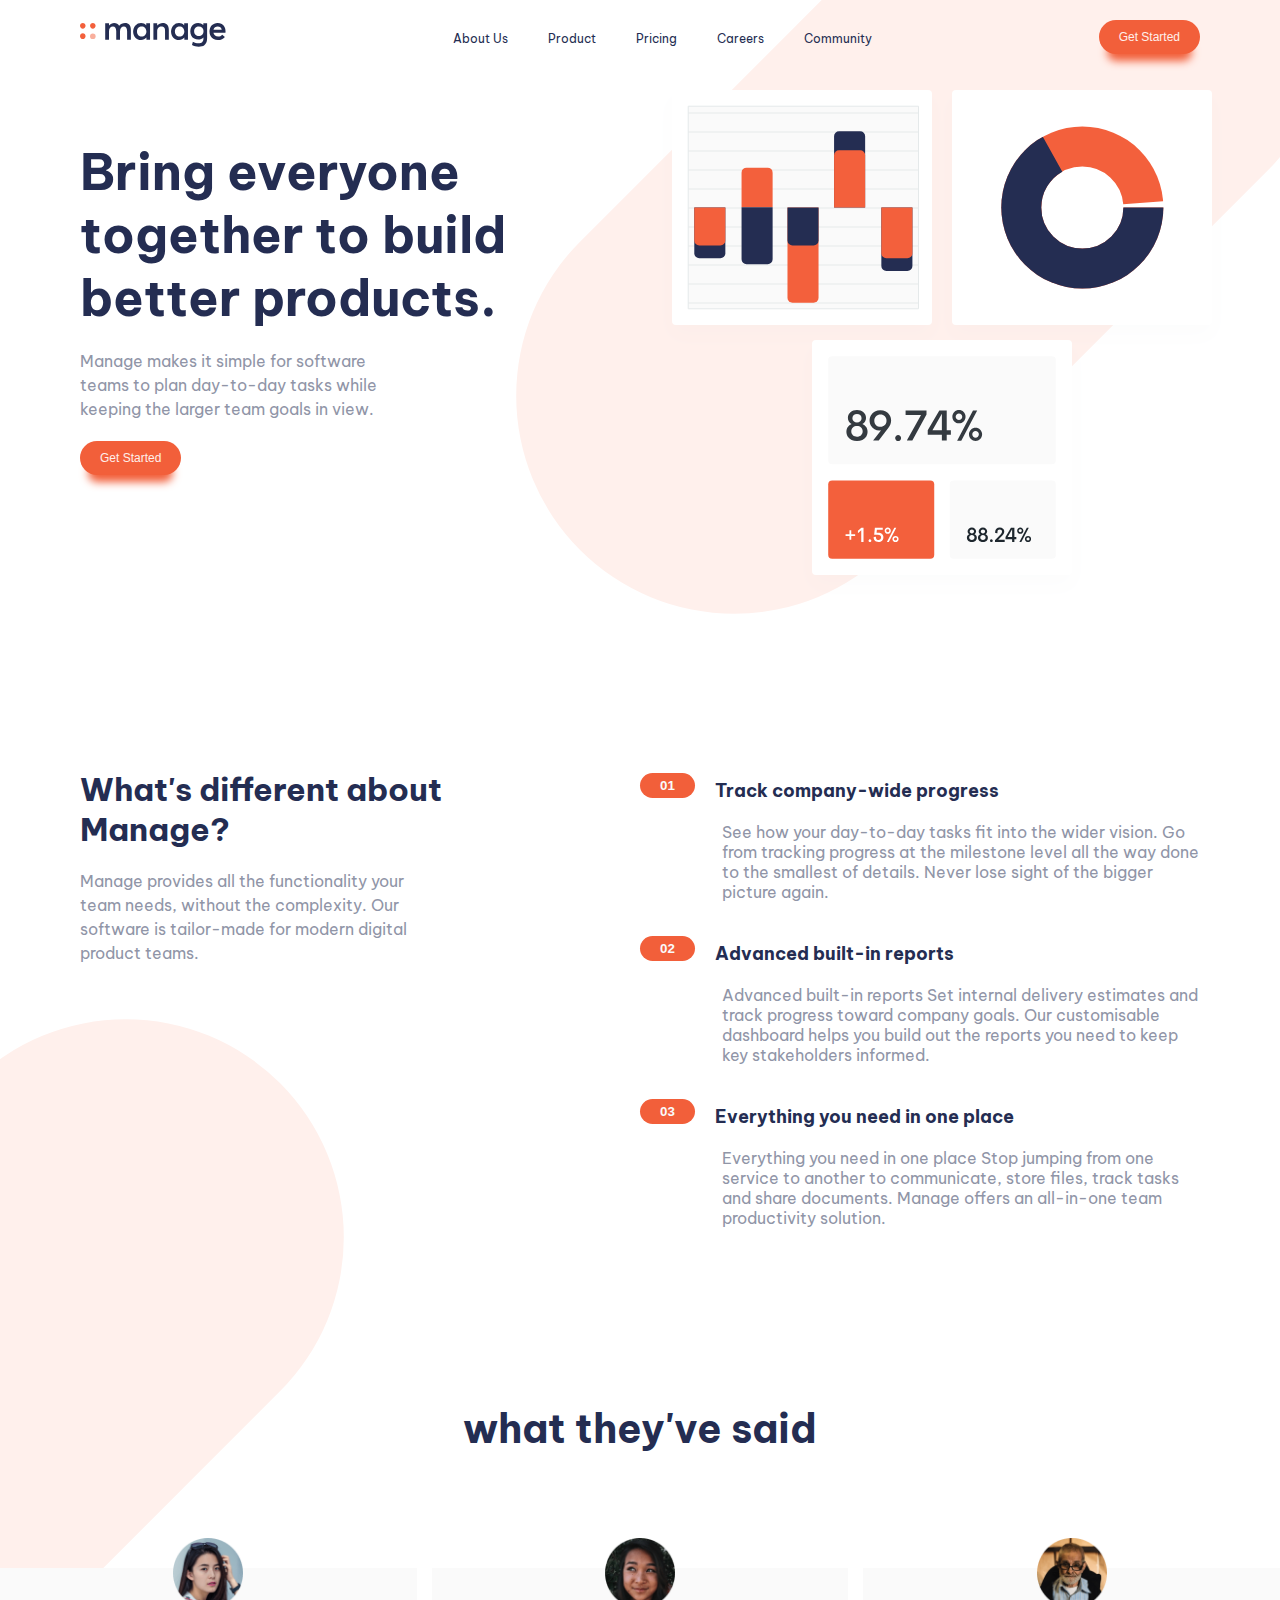
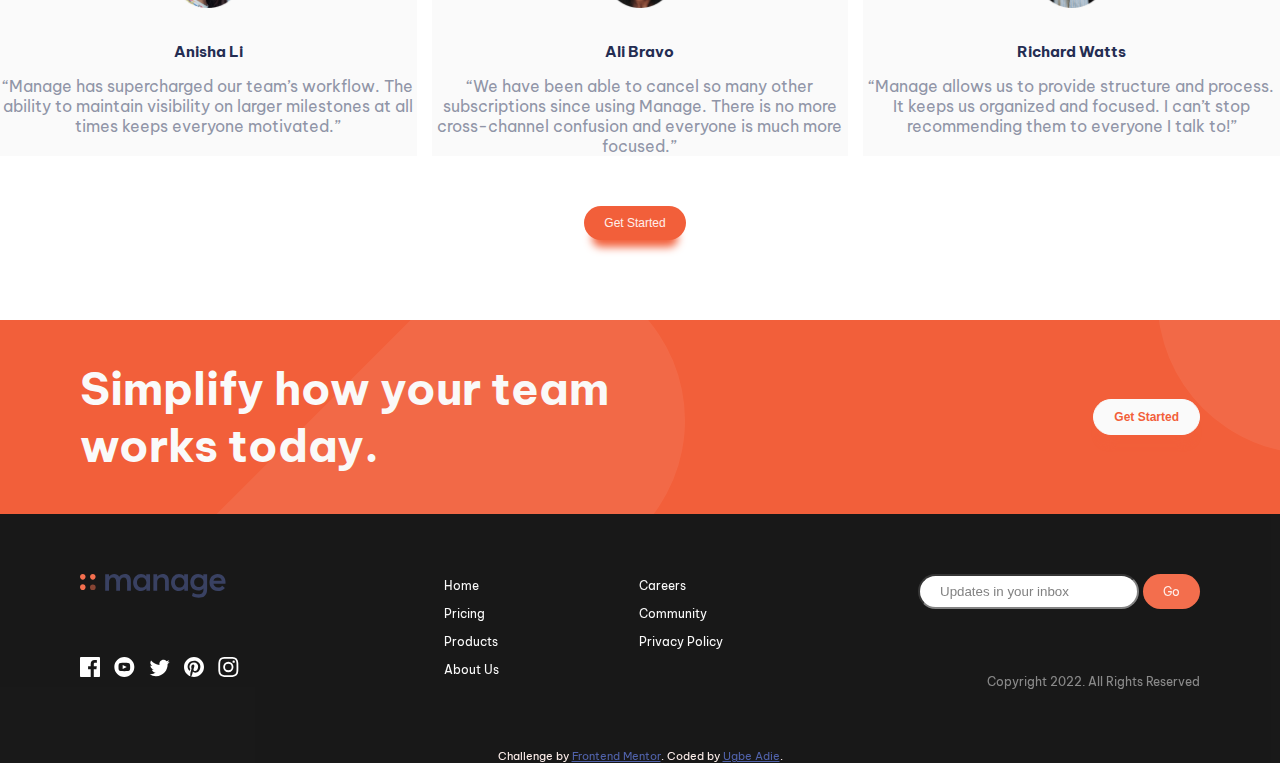
<file: index.html>
<!DOCTYPE html>
<html lang="en">
<head>
  <meta charset="UTF-8">
  <meta name="viewport" content="width=device-width, initial-scale=1.0"> <!-- displays site properly based on user's device -->

  <link rel="icon" type="image/png" sizes="32x32" href="./images/favicon-32x32.png">
  <link href="https://cdn.jsdelivr.net/npm/bootstrap@5.1.3/dist/css/bootstrap.min.css" rel="stylesheet"
    integrity="sha384-1BmE4kWBq78iYhFldvKuhfTAU6auU8tT94WrHftjDbrCEXSU1oBoqyl2QvZ6jIW3" crossorigin="anonymous">
  <link rel="stylesheet" href="style.css">
  <title>Frontend Mentor | Manage landing page</title>
</head>
<body>

<!-- HERO PAGE STARTS -->

<section class="hero">
  <img class="h-b d-b" src="images/bg-tablet-pattern.svg" alt="">
  <nav>
    <div class="logo">
      <img src="images/logo.svg" alt="">
    </div>
    <a class="toggle-button"></a>
    <div class="nav-items">
      <ul>
        <li><a href="#about" onclick="hideUl()">About Us</a></li>
        <li><a href="#product" onclick="hideUl()">Product</a></li>
        <li><a href="colorlib-error-404-9/index.html" onclick="hideUl()">Pricing</a></li>
        <li><a href="colorlib-error-404-9/index.html" onclick="hideUl()">Careers</a></li>
        <li><a href="#footer" onclick="hideUl()">Community</a></li>
      </ul>
    </div>
    <a href="colorlib-error-404-9/index.html"><button class="btn nav-btn">Get Started</button></a>
  </nav>

  <div class="hero-content">
    <div class="left">
      <h1>Bring everyone together to build better products.</h1>
      <p>Manage makes it simple for software teams to plan day-to-day
      tasks while keeping the larger team goals in view.</p>
    <a href="colorlib-error-404-9/index.html"><button class="btn hero-btn">Get Started</button></a>
    </div>
    <div class="right">
      <img src="images/illustration-intro.svg" alt="">
    </div>
  </div>

</section>

<!-- ABOUT PAGE STARTS -->

<div class="about" id="about">
  <img class="a-b d-b" src="images/bg-tablet-pattern.svg" alt="">
  <div class="about-left">
    <h1>What's different about Manage?</h1>
    <p>Manage provides all the functionality your team needs, without
    the complexity. Our software is tailor-made for modern digital
    product teams.</p>
  </div>
  <div class="about-right">
  
    <div class="r-content">
      <div class="r-head">
        <button>01</button>
        <h6>Track company-wide progress</h6>
      </div>
      <p>See how your day-to-day tasks fit into the wider vision. Go from
        tracking progress at the milestone level all the way done to the
        smallest of details. Never lose sight of the bigger picture again.</p>
    </div>
  
    <div class="r-content">
      <div class="r-head">
        <button>02</button>
        <h6>Advanced built-in reports</h6>
      </div>
      <p>Advanced built-in reports
        Set internal delivery estimates and track progress toward company
        goals. Our customisable dashboard helps you build out the reports
        you need to keep key stakeholders informed.</p>
    </div>
  
    <div class="r-content">
      <div class="r-head">
        <button>03</button>
        <h6>Everything you need in one place</h6>
      </div>
      <p>Everything you need in one place
        Stop jumping from one service to another to communicate, store files,
        track tasks and share documents. Manage offers an all-in-one team
        productivity solution.</p>
    </div>
  </div>  
</div>

<!-- DESKTOP TESTIMONIAL STARTS -->

  <section class="testimonial" id="product">
    <div class="t-head">
      what they've said
    </div>
    <div class="t-wrapper">
      <div class="t-cont">
        <img src="images/avatar-anisha.png" alt="">
        <h6>Anisha Li</h6>
        <p>“Manage has supercharged our team’s workflow. The ability to maintain
          visibility on larger milestones at all times keeps everyone motivated.”</p>
    </div>
    <div class="t-cont">
      <img src="images/avatar-ali.png" alt="">
      <h6>Ali Bravo</h6>
      <p>“We have been able to cancel so many other subscriptions since using
        Manage. There is no more cross-channel confusion and everyone is much
        more focused.”</p>
    </div>
    <div class="t-cont">
      <img src="images/avatar-richard.png" alt="">
      <h6>Richard Watts</h6>
      <p>“Manage allows us to provide structure and process. It keeps us organized
        and focused. I can’t stop recommending them to everyone I talk to!”</p>
    </div>
    </div>
    <a href="colorlib-error-404-9/index.html"><button class="btn t-btn">Get Started</button></a>

  </section>

  <!-- MOBILE TESTIMONIAL STARTS -->

  <div id="carouselExampleIndicators" class="carousel slide" data-bs-ride="carousel">
  <div class="carousel-indicators">
    <button type="button" data-bs-target="#carouselExampleIndicators" data-bs-slide-to="0" class="active" aria-current="true" aria-label="Slide 1"></button>
    <button type="button" data-bs-target="#carouselExampleIndicators" data-bs-slide-to="1" aria-label="Slide 2"></button>
    <button type="button" data-bs-target="#carouselExampleIndicators" data-bs-slide-to="2" aria-label="Slide 3"></button>
    <button type="button" data-bs-target="#carouselExampleIndicators" data-bs-slide-to="3" aria-label="Slide 4"></button>
  </div>
  <div class="carousel-inner">
    <div class="carousel-head">what they've said</div>
    <div class="carousel-item active">
      <img src="images/avatar-anisha.png" class="carousel-img" alt="...">
      <h6>Anisha Li</h6>
      <p>“Manage has supercharged our team’s workflow. The ability to maintain
        visibility on larger milestones at all times keeps everyone motivated.”</p>
    </div>
    <div class="carousel-item">
      <img src="images/avatar-ali.png" class="carousel-img" alt="...">
      <h6>Ali Bravo</h6>
      <p>“We have been able to cancel so many other subscriptions since using
        Manage. There is no more cross-channel confusion and everyone is much
        more focused.”</p>
    </div>
    <div class="carousel-item">
      <img src="images/avatar-richard.png" class="carousel-img" alt="...">
      <h6>Richard Watts</h6>
      <p>“Manage allows us to provide structure and process. It keeps us organized
        and focused. I can't stop recommending them to everyone I talk to!”</p>
    </div>
    <div class="carousel-item">
      <img src="images/avatar-shanai.png" class="carousel-img" alt="...">
      <h6>hanai Gough</h6>
      <p>“Their software allows us to track, manage and collaborate on our projects
        from anywhere. It keeps the whole team in-sync without being intrusive.” </p>
    </div>
  </div>
    <a href="colorlib-error-404-9/index.html"><button class="carousel-btn">Get Started</button></a>
</div>

<!-- SIMPLIFY STARTS -->

<div class="simplify">
  <img class="s-b d-b" src="images/bg-simplify-section-desktop.svg" alt="">
  <img class="m-b" src="images/bg-simplify-section-mobile.svg" alt="">
  <div class="s-cont">
    <h3>Simplify how your team works today.</h1>
    <a href="colorlib-error-404-9/index.html"><button class="btn s-btn">Get Started</button></a>
  </div>
</div>

<!-- FOOTER STARTS -->

<section class="footer" id="footer">
  <div class="f-content">

    <div class="first">
      <div>
      <img class="f-logo" src="images/logo.svg" alt="">
      </div>
      <div class="socials">
        <img src="images/icon-facebook.svg" alt="">
        <img src="images/icon-youtube.svg" alt="">
        <img src="images/icon-twitter.svg" alt="">
        <img src="images/icon-pinterest.svg" alt="">
        <img src="images/icon-instagram.svg" alt="">
      </div>
    </div>
    <div class="middle">
    <div class="second">
      <li><a href="#">Home</a></li>
      <li><a href="colorlib-error-404-9/index.html">Pricing</a></li>
      <li><a href="#product">Products</a></li>
      <li><a href="#about">About Us</a></li>
    </div>
    
    <div class="third">
      <li><a href="colorlib-error-404-9/index.html">Careers</a></li>
      <li><a href="#footer">Community</a></li>
      <li><a href="colorlib-error-404-9/index.html">Privacy Policy</a></li>
    </div>
    </div>
    <div class="fourth">
      <form action="#" id="form">
        <div class="inputBox">
          <input type="text" name="" id="email" placeholder="Updates in your inbox" onkeydown="validation()">
          <a href="colorlib-error-404-9/index.html" class="btn f-btn">Go</a>
          <span id="text"></span>
        </div>
      </form>
      <p>Copyright 2022. All Rights Reserved</p>
    </div>
  </div>
  <div class="attribution">
    Challenge by <a href="https://www.frontendmentor.io?ref=challenge" target="_blank">Frontend Mentor</a>.
    Coded by <a href="#">Ugbe Adie</a>.
  </div>
</section>
  
  <style>
    .attribution {
      font-size: 11px;
      text-align: center;
    }
  
    .attribution a {
      color: hsl(228, 45%, 44%);
    }
  </style>
  <script src="https://cdn.jsdelivr.net/npm/@popperjs/core@2.10.2/dist/umd/popper.min.js"
    integrity="sha384-7+zCNj/IqJ95wo16oMtfsKbZ9ccEh31eOz1HGyDuCQ6wgnyJNSYdrPa03rtR1zdB" crossorigin="anonymous"></script>
  <script src="https://cdn.jsdelivr.net/npm/bootstrap@5.1.3/dist/js/bootstrap.min.js"
    integrity="sha384-QJHtvGhmr9XOIpI6YVutG+2QOK9T+ZnN4kzFN1RtK3zEFEIsxhlmWl5/YESvpZ13" crossorigin="anonymous"></script>
  <script src="script.js"></script>
</body>
</html>
</file>
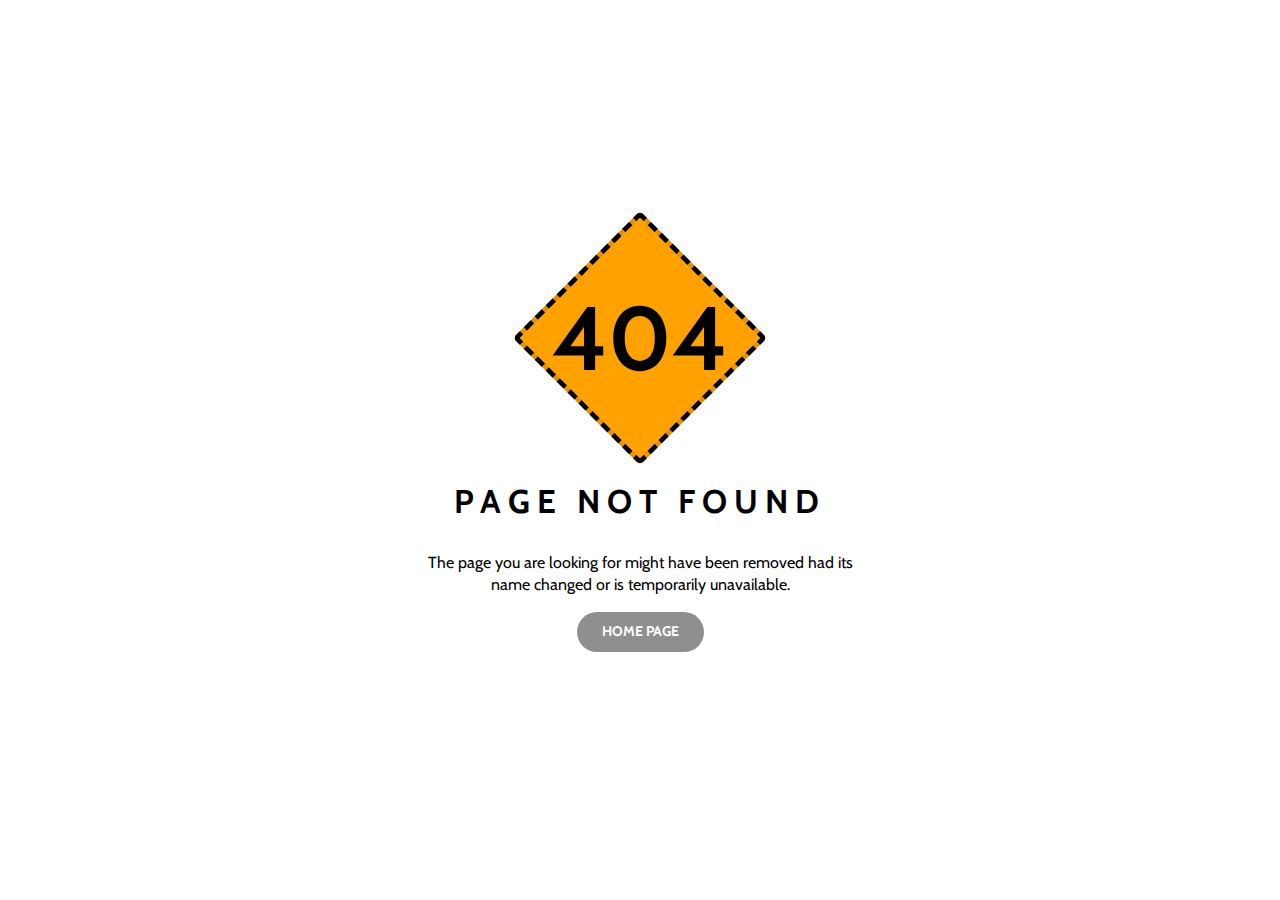
<file: colorlib-error-404-9/index.html>
<!DOCTYPE html>
<html lang="en">

<head>
	<meta charset="utf-8">
	<meta http-equiv="X-UA-Compatible" content="IE=edge">
	<meta name="viewport" content="width=device-width, initial-scale=1">
	<!-- The above 3 meta tags *must* come first in the head; any other head content must come *after* these tags -->

	<title>404 HTML Template by Colorlib</title>

	<!-- Google font -->
	<link href="https://fonts.googleapis.com/css?family=Cabin:400,700" rel="stylesheet">

	<!-- Custom stlylesheet -->
	<link type="text/css" rel="stylesheet" href="css/style.css" />

	<!-- HTML5 shim and Respond.js for IE8 support of HTML5 elements and media queries -->
	<!-- WARNING: Respond.js doesn't work if you view the page via file:// -->
	<!--[if lt IE 9]>
		  <script src="https://oss.maxcdn.com/html5shiv/3.7.3/html5shiv.min.js"></script>
		  <script src="https://oss.maxcdn.com/respond/1.4.2/respond.min.js"></script>
		<![endif]-->

</head>

<body>

	<div id="notfound">
		<div class="notfound">
			<div class="notfound-404">
				<div></div>
				<h1>404</h1>
			</div>
			<h2>Page not found</h2>
			<p>The page you are looking for might have been removed had its name changed or is temporarily unavailable.</p>
			<a href="../index.html">home page</a>
		</div>
	</div>

</body><!-- This templates was made by Colorlib (https://colorlib.com) -->

</html>
</file>
<file: style.css>
@import url("https://fonts.googleapis.com/css2?family=Be+Vietnam+Pro:wght@400;500;700&display=swap");

* {
  padding: 0;
  margin: 0;
  box-sizing: border-box;
  scroll-behavior: smooth;
}

:root {
  --brightred: hsl(12, 88%, 59%);
  --darkblue: hsl(228, 39%, 23%);
  --grayblue: hsl(227, 12%, 61%);
  --darkerblue: hsl(233, 12%, 13%);
  --palered: hsl(13, 100%, 96%);
  --lightgray: hsl(0, 0%, 98%);
  --toggle-btn: url(images/icon-hamburger.svg);
}

body {
  font-family: "Be Vietnam Pro", sans-serif;
}

/* NAVBAR */

nav {
  width: 100%;
  display: flex;
  justify-content: space-between;
  align-items: center;
  padding: 20px 80px;
  position: absolute;
  top: 0;
  z-index: 10;
}

.nav-items ul {
  display: flex;
}

.nav-items li {
  list-style: none;
}

.nav-items li a {
  text-decoration: none;
  color: var(--darkblue);
  padding: 20px;
  font-size: 12px;
}

.btn {
  border: none;
  background-color: var(--brightred);
  padding: 10px 20px;
  border-radius: 18px;
  font-size: 12px;
  color: var(--palered);
  box-shadow: 0 15px 8px -8px hsl(12, 88%, 59%);
}

.btn:hover {
  cursor: pointer;
}

.toggle-button {
  display: none;
  background: var(--toggle-btn) no-repeat;
  position: absolute;
  top: 0.75rem;
  right: 1rem;
  flex-direction: column;
  justify-content: space-between;
  height: 30px;
  width: 30px;
  cursor: pointer;
}

.cross {
  --toggle-btn: url(images/icon-close.svg);
}

/* HERO PAGE */

.hero {
  position: relative;
  overflow: hidden;
}

.h-b {
  position: absolute;
  top: -200px;
  right: -50px;
  z-index: -1;
}

.hero-content {
  width: 90%;
  display: grid;
  grid-template-columns: repeat(2, 1fr);
  margin: 80px 80px;
}

.left {
  width: 88%;
  margin: 60px 0;
}

.left h1 {
  color: var(--darkblue);
  font-size: 50px;
  font-weight: 700;
}

.left p {
  width: 60%;
  font-size: 16px;
  color: var(--grayblue);
  line-height: 1.5;
  padding-top: 20px;
}

.hero-btn {
  margin-top: 20px;
}

/* ABOUT STARTS */

.about {
  display: grid;
  grid-template-columns: repeat(2, 1fr);
  margin: 80px;
  position: relative;
}

.a-b {
  position: absolute;
  top: 250px;
  left: -550px;
  z-index: -1;
}

.about-left h1 {
  width: 88%;
  color: var(--darkblue);
  font-weight: 700;
}
.about-left p {
  width: 60%;
  font-size: 16px;
  color: var(--grayblue);
  line-height: 1.5;
  padding-top: 20px;
}

.r-head {
  display: flex;
  align-items: center;
}

.r-head button {
  border: none;
  border-radius: 18px;
  color: var(--lightgray);
  background-color: var(--brightred);
  padding: 5px 20px;
  font-weight: 700;
}

.r-head h6 {
  padding: 10px 0 0 20px;
  color: var(--darkblue);
  font-size: 18px;
  font-weight: 700;
}

.r-content {
  padding-bottom: 30px;
}

.r-content p {
  max-width: 100%;
  color: var(--grayblue);
  padding: 20px 0 0 82px;
}

/* TESTIMONIAL STARTS */

.carousel {
  display: none;
}

.testimonial {
  width: 100%;
  text-align: center;
}

.t-head {
  height: 20vh;
  display: flex;
  justify-content: center;
  align-items: center;
  color: var(--darkblue);
  font-size: 40px;
  font-weight: 700;
}

.t-wrapper {
  display: grid;
  grid-template-columns: repeat(3, 1fr);
  gap: 15px;
  margin: 50px 0 0 0;
  text-align: center;
}

.t-cont {
  background-color: var(--lightgray);
}

.t-cont img {
  width: 70px;
  height: 70px;
  position: relative;
  bottom: 30px;
}

.t-cont h6 {
  color: var(--darkblue);
  font-size: 15px;
  font-weight: 700;
}

.t-cont p {
  color: var(--grayblue);
  font-size: 16px;
  padding-top: 15px;
}

.t-btn {
  padding: 10px 20px;
  margin: 50px 10px 0 0;
}

/* SIMPLIFY STARTS */

.simplify {
  position: relative;
  margin: 80px 0 0 0;
  background-color: var(--brightred);
  overflow: hidden;
}

.s-b {
  position: absolute;
  top: -150px;
  left: 200px;
}

.m-b {
  display: none;
}

.s-cont {
  display: flex;
  justify-content: space-between;
  align-items: center;
  padding: 40px 80px;
}

.s-cont h3 {
  width: 50%;
  color: var(--lightgray);
  font-size: 45px;
  font-weight: 700;
}

.s-btn {
  color: var(--brightred);
  border: 1px solid var(--lightgray);
  background-color: var(--lightgray);
  font-weight: 700;
}

.s-btn:hover {
  cursor: pointer;
}

/* FOOTER STARTS */

.footer {
  background-color: black;
  opacity: 0.9;
}

.f-content {
  display: flex;
  justify-content: space-between;
  padding: 60px 80px;
  color: var(--lightgray);
}

.socials img {
  margin: 55px 10px 0 0;
}

.socials img:hover {
  cursor: pointer;
}

.middle {
  display: flex;
}

.second {
  margin-right: 70px;
}

.third {
  margin-left: 70px;
}

.second,
.third {
  list-style: none;
}

.second li,
.third li {
  padding-bottom: 8px;
}

.second li a,
.third li a {
  color: var(--lightgray);
  text-decoration: none;
  font-size: 12px;
  padding-top: 15px;
}

.fourth {
  text-align: end;
}

.fourth p {
  font-size: 12px;
  opacity: 0.5;
  padding-top: 55px;
}

.inputBox input {
  padding: 8px 20px;
  border-radius: 30px;
}

#text {
  display: block;
  font-size: 12px;
  font-style: italic;
  padding: 10px 80px 0 0;
}

.f-btn {
  box-shadow: none;
  text-decoration: none;
}

.attribution {
  font-size: 11px;
  text-align: center;
  color: var(--palered);
}

.attribution a {
  color: hsl(228, 45%, 44%);
}

@media screen and (max-width: 1150px) {
  .right img {
    width: 100%;
    height: 100%;
  }

@media screen and (max-width: 950px) {
  nav {
    padding: 20px 40px;
  }
  .nav-items li a {
    padding: 10px;
  }
  .hero-content {
    margin: 100px 60px 20px 60px;
  }
  .about {
    margin: 60px;
  }
  .left {
    margin: 20px 0;
  }
  .left h1 {
    font-size: 30px;
  }
  .left p {
    font-size: 15px;
  }
  .right img {
    width: 100%;
    height: 80%;
  }
  .s-cont {
    padding: 40px 60px;
  }
  .s-cont h3 {
    font-size: 30px;
  }
  .second {
    margin-right: 20px;
  }
  .third {
    margin-left: 20px;
  }
  .f-content {
    padding: 60px;
  }
}

@media screen and (max-width: 730px) {
  nav {
    padding: 20px;
  }
  .nav-items li a {
    padding: 5px;
  }
  .hero-content {
    margin: 100px 40px;
  }
  .about {
    margin: 40px;
  }
  .s-cont {
    padding: 40px;
  }
  .f-content {
    padding: 40px;
  }
  .middle {
    display: flex;
    flex-direction: column;
    justify-content: center;
  }
  .second {
    margin-left: 20px;
  }
  .inputBox input {
  padding: 6px 15px;
  border-radius: 30px;
  }
}

@media screen and (max-width: 630px) {
  nav {
    padding: 15px 20px;
  }
  .nav-btn {
    display: none;
  }
  .toggle-button {
    display: flex;
    position: absolute;
    top: 15px;
    right: 15px;
    flex-direction: column;
    justify-content: space-between;
    height: 30px;
    width: 30px;
  }
  .nav-items {
    display: none;
    flex-direction: column;
    width: 100%;
    height: 100vh;
    background-color: var(--lightgray);
    margin-top: 20px;
    padding: 30px;
    position: absolute;
    top: 35px;
    right: 0px;
    z-index: 10;
  }
  .nav-items ul {
    flex-direction: column;
    justify-content: center;
    align-items: center;
    padding: 0;
    width: 100%;
  }
  .nav-items li {
    padding: 12px;
  }
  .nav-items li a {
    font-size: 20px;
    font-weight: 700;
  }
  .hidden {
    overflow: hidden;
  }
  .nav-items.active,nav.active {
    display: flex;
    background-color: var(--palered);
  }
  .palered {
    --nav-bg: hsl(13, 100%, 96%);
  }
  .hero-content {
    padding-top: 100px;
  }
  .carousel {
    display: block;
    text-align: center;
  }

  .carousel-head {
    height: 30vh;
    display: flex;
    justify-content: center;
    align-items: center;
    font-size: 30px;
    color: var(--darkblue);
    font-weight: 700;
  }

  .carousel-inner {
    max-width: 100%;
    text-align: center;
  }

  .carousel-img {
    position: relative;
    bottom: 70px;
    width: 30%;
    height: 30%;
  }

  .carousel-item {
    padding: 30px;
    background-color: var(--lightgray);
  }

  .carousel-item h6 {
    color: var(--darkblue);
    font-weight: 700;
    font-size: 18px;
    padding-top: 25px;
  }

  .carousel-item p {
    color: var(--grayblue);
    padding-top: 30px;
    line-height: 1.7;
  }
  .carousel-indicators [data-bs-target] {
    width: 20px;
    background-color: var(--brightred);
    position: relative;
    bottom: 0;
  }
  .carousel-btn {
    border: none;
    background-color: var(--brightred);
    padding: 10px 20px;
    border-radius: 30px;
    font-size: 20px;
    color: var(--palered);
    position: relative;
    top: 80px;
  }
  .hero-content {
    display: flex;
    flex-direction: column-reverse;
    width: 91%;
    margin: 15px;
    text-align: center;
  }
  .right img {
    width: 100%;
    height: 100%;
  }
  .left h1 {
    font-size: 35px;
  }
  .left,
  .left p {
    width: 100%;
  }
  .left p {
    font-size: 15px;
  }
  .hero-btn {
    font-size: 18px;
    padding: 12px 35px;
    border-radius: 25px;
  }
  .about {
    display: block;
    padding-top: 50px;
    margin: 10px;
  }
  .about-left {
    text-align: center;
    margin: 15px;
  }
  .about-left h1,
  .about-left p {
    width: 100%;
  }
  .about-left h1 {
    font-size: 35px;
  }
  .about-left p {
    font-size: 15px;
  }
  .about-right {
    margin: 60px 0 0 0;
  }
  .r-head {
    background-color: var(--palered);
  }
  .r-head h6 {
    font-size: 15px;
    padding: 6px 0 0 5px;
  }
  .r-content p {
    padding: 20px 10px;
    font-size: 15px;
  }
  .testimonial {
    display: none;
  }
  .simplify {
    margin: 150px 0 0 0;
  }
  .s-cont {
    display: block;
    padding: 100px 30px;
    text-align: center;
  }
  .s-cont h3 {
    width: 100%;
    font-size: 40px;
  }
  .s-btn {
    margin-top: 30px;
    font-size: 20px;
    padding: 10px 30px;
    border-radius: 30px;
  }
  .footer {
    position: relative;
    height: 90vh;
  }
  .f-content {
    display: flex;
    flex-direction: column-reverse;
    justify-content: center;
    align-items: center;
    padding: 20px;
  }
  .inputBox input {
    margin-top: 30px;
  }
  .middle {
    display: flex;
    flex-direction: row;
    padding: 50px 0 0 0;
  }
  .middle li a {
    margin: 10px;
    font-size: 15px;

  }
  .fourth p {
    position: absolute;
    bottom: 20px;
    left: 32%;
  }
  .f-logo {
    padding-top: 40px;
  }
  .socials img {
    margin: 0;
    padding: 10px;
    width: 50px;
    height: 50px;
  }
  
  .first {
    display: flex;
    justify-content: center;
    align-items: center;
    flex-direction: column-reverse;
    margin-top: 40px;
  }
  .h-b {
    position: absolute;
    top: -350px;
    left: 50px;
  }
  .m-b {
    display: flex;
    position: absolute;
  }
  .a-b {
    display: none;
  }
}

@media screen and (max-width: 450px) {
  .fourth p {
    position: absolute;
    bottom: 20px;
    left: 26%;
  }
}

@media screen and (max-width: 380px) {
  .fourth p {
    position: absolute;
    bottom: 0;
    left: 20%;
}
  .socials img {
    margin: 0;
    padding: 8px;
  }
}
@media screen and (max-width: 330px) {
  .fourth p {
    position: absolute;
    bottom: 0;
    left: 18%;
  }
  .socials img {
    width: 40px;
    height: 40px;
  }
}
}
</file>
<file: colorlib-error-404-9/css/style.css>
* {
  -webkit-box-sizing: border-box;
          box-sizing: border-box;
}

body {
  padding: 0;
  margin: 0;
}

#notfound {
  position: relative;
  height: 100vh;
}

#notfound .notfound {
  position: absolute;
  left: 50%;
  top: 50%;
  -webkit-transform: translate(-50%, -50%);
      -ms-transform: translate(-50%, -50%);
          transform: translate(-50%, -50%);
}

.notfound {
  max-width: 460px;
  width: 100%;
  text-align: center;
  line-height: 1.4;
}

.notfound .notfound-404 {
  position: relative;
  width: 180px;
  height: 180px;
  margin: 0px auto 50px;
}

.notfound .notfound-404>div:first-child {
  position: absolute;
  left: 0;
  right: 0;
  top: 0;
  bottom: 0;
  background: #ffa200;
  -webkit-transform: rotate(45deg);
      -ms-transform: rotate(45deg);
          transform: rotate(45deg);
  border: 5px dashed #000;
  border-radius: 5px;
}

.notfound .notfound-404>div:first-child:before {
  content: '';
  position: absolute;
  left: -5px;
  right: -5px;
  bottom: -5px;
  top: -5px;
  -webkit-box-shadow: 0px 0px 0px 5px rgba(0, 0, 0, 0.1) inset;
          box-shadow: 0px 0px 0px 5px rgba(0, 0, 0, 0.1) inset;
  border-radius: 5px;
}

.notfound .notfound-404 h1 {
  font-family: 'Cabin', sans-serif;
  color: #000;
  font-weight: 700;
  margin: 0;
  font-size: 90px;
  position: absolute;
  top: 50%;
  -webkit-transform: translate(-50%, -50%);
      -ms-transform: translate(-50%, -50%);
          transform: translate(-50%, -50%);
  left: 50%;
  text-align: center;
  height: 40px;
  line-height: 40px;
}

.notfound h2 {
  font-family: 'Cabin', sans-serif;
  font-size: 33px;
  font-weight: 700;
  text-transform: uppercase;
  letter-spacing: 7px;
}

.notfound p {
  font-family: 'Cabin', sans-serif;
  font-size: 16px;
  color: #000;
  font-weight: 400;
}

.notfound a {
  font-family: 'Cabin', sans-serif;
  display: inline-block;
  padding: 10px 25px;
  background-color: #8f8f8f;
  border: none;
  border-radius: 40px;
  color: #fff;
  font-size: 14px;
  font-weight: 700;
  text-transform: uppercase;
  text-decoration: none;
  -webkit-transition: 0.2s all;
  transition: 0.2s all;
}

.notfound a:hover {
  background-color: #2c2c2c;
}
</file>
